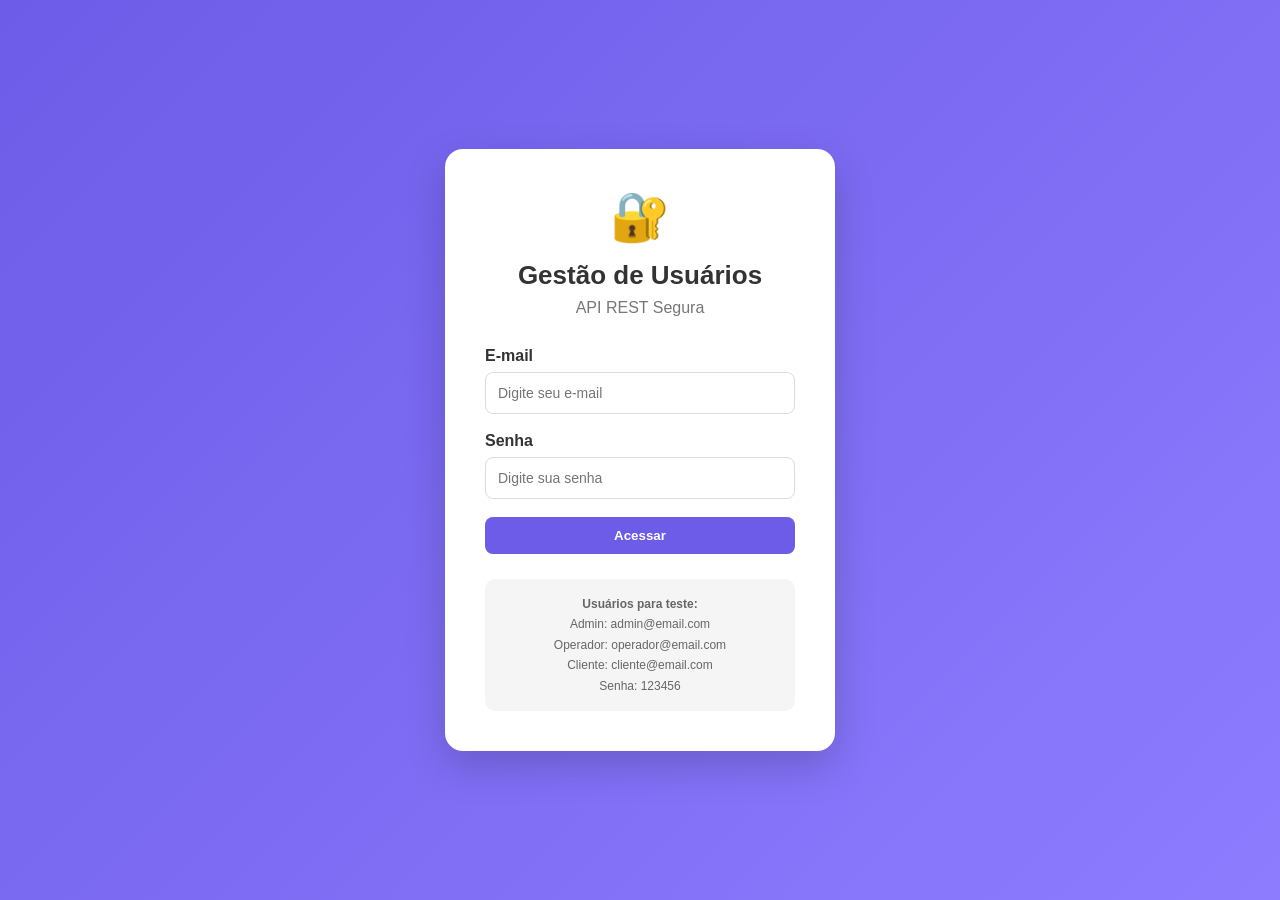
<file: front-end/index.html>
<!DOCTYPE html>
<html lang="pt-BR">

<head>
    <meta charset="UTF-8">
    <meta name="viewport" content="width=device-width, initial-scale=1.0">

    <title>Gestão de Usuários - Login</title>

    <link rel="stylesheet" href="css/style.css">
</head>

<body class="login-body">

<div class="login-container">

    <div class="login-card">

        <div class="logo">
            🔐
        </div>

        <h1>Gestão de Usuários</h1>

        <p class="subtitle">
            API REST Segura
        </p>

        <form id="loginForm">

            <div class="form-group">

                <label for="email">
                    E-mail
                </label>

                <input
                        type="email"
                        id="email"
                        placeholder="Digite seu e-mail"
                        required
                >

            </div>

            <div class="form-group">

                <label for="senha">
                    Senha
                </label>

                <input
                        type="password"
                        id="senha"
                        placeholder="Digite sua senha"
                        required
                >

            </div>

            <button
                    type="submit"
                    class="btn btn-primary btn-full"
            >
                Acessar
            </button>

        </form>

        <div id="mensagem"></div>

        <div class="login-info">

            <p><strong>Usuários para teste:</strong></p>

            <p>Admin: admin@email.com</p>
            <p>Operador: operador@email.com</p>
            <p>Cliente: cliente@email.com</p>

            <p>Senha: 123456</p>

        </div>

    </div>

</div>

<script src="js/login.js"></script>

</body>

</html>
</file>
<file: front-end/css/style.css>
* {
    margin: 0;
    padding: 0;
    box-sizing: border-box;
}


body {
    font-family: Arial, Helvetica, sans-serif;
    background: #f4f5f9;
    color: #333;
}


/* ==============================
   LOGIN
============================== */

.login-body {
    min-height: 100vh;

    display: flex;

    justify-content: center;

    align-items: center;

    background:
            linear-gradient(
                    135deg,
                    #6c5ce7,
                    #8e7cff
            );
}


.login-container {
    width: 100%;
    max-width: 430px;
    padding: 20px;
}


.login-card {
    background: white;

    border-radius: 18px;

    padding: 40px;

    box-shadow:
            0 15px 40px
            rgba(0, 0, 0, 0.18);

    text-align: center;
}


.logo {
    font-size: 48px;
    margin-bottom: 15px;
}


.login-card h1 {
    font-size: 26px;
    margin-bottom: 8px;
}


.subtitle {
    color: #777;
    margin-bottom: 30px;
}


/* ==============================
   FORM
============================== */

.form-group {
    text-align: left;
    margin-bottom: 18px;
}


.form-group label {
    display: block;

    font-weight: bold;

    margin-bottom: 7px;
}


.form-group input,
.form-group select {

    width: 100%;

    padding: 12px;

    border: 1px solid #ddd;

    border-radius: 8px;

    font-size: 14px;

    outline: none;

    transition: 0.2s;

}


.form-group input:focus,
.form-group select:focus {

    border-color: #6c5ce7;

    box-shadow:
            0 0 0 3px
            rgba(108, 92, 231, 0.12);

}


/* ==============================
   BUTTONS
============================== */

.btn {

    border: none;

    padding: 11px 18px;

    border-radius: 8px;

    cursor: pointer;

    font-weight: bold;

    transition: 0.2s;

}


.btn:hover {
    transform: translateY(-1px);
}


.btn-primary {

    background: #6c5ce7;

    color: white;

}


.btn-primary:hover {

    background: #5949d6;

}


.btn-danger {

    background: #e74c3c;

    color: white;

}


.btn-secondary {

    background: #ddd;

    color: #333;

}


.btn-full {
    width: 100%;
}


/* ==============================
   LOGIN INFO
============================== */

.login-info {

    margin-top: 25px;

    padding: 15px;

    background: #f5f5f5;

    border-radius: 10px;

    font-size: 12px;

    color: #666;

    line-height: 1.7;

}


/* ==============================
   HEADER
============================== */

.header {

    background: white;

    padding: 20px 5%;

    display: flex;

    align-items: center;

    justify-content: space-between;

    box-shadow:
            0 2px 8px
            rgba(0, 0, 0, 0.08);

}


.header h1 {

    font-size: 24px;

    margin-bottom: 5px;

}


.header span {

    font-size: 13px;

    color: #6c5ce7;

    font-weight: bold;

}


/* ==============================
   CONTAINER
============================== */

.container {

    width: 90%;

    max-width: 1200px;

    margin: 35px auto;

}


/* ==============================
   CARDS
============================== */

.cards {

    display: grid;

    grid-template-columns:
        repeat(4, 1fr);

    gap: 20px;

    margin-bottom: 30px;

}


.card {

    background: white;

    padding: 25px;

    border-radius: 12px;

    display: flex;

    align-items: center;

    gap: 18px;

    box-shadow:
            0 3px 12px
            rgba(0, 0, 0, 0.06);

}


.card-icon {

    font-size: 32px;

}


.card h3 {

    font-size: 13px;

    color: #777;

    margin-bottom: 5px;

}


.card strong {

    font-size: 26px;

}


/* ==============================
   PANEL
============================== */

.panel {

    background: white;

    border-radius: 12px;

    padding: 25px;

    box-shadow:
            0 3px 12px
            rgba(0, 0, 0, 0.06);

}


.panel-header {

    display: flex;

    justify-content: space-between;

    align-items: center;

    margin-bottom: 25px;

}


.panel-header h2 {

    margin-bottom: 5px;

}


.panel-header p {

    color: #777;

    font-size: 14px;

}


/* ==============================
   TABLE
============================== */

.table-container {

    overflow-x: auto;

}


table {

    width: 100%;

    border-collapse: collapse;

}


th {

    text-align: left;

    background: #f7f7fa;

    padding: 14px;

    font-size: 13px;

}


td {

    padding: 14px;

    border-bottom:
            1px solid #eee;

    font-size: 14px;

}


tr:hover {

    background: #fafafa;

}


/* ==============================
   BADGES
============================== */

.badge {

    padding: 5px 10px;

    border-radius: 20px;

    font-size: 11px;

    font-weight: bold;

}


.badge.admin {

    background: #eee8ff;

    color: #5d45d8;

}


.badge.operador {

    background: #e8f4ff;

    color: #2878b8;

}


.badge.cliente {

    background: #e8f8ed;

    color: #23844a;

}


/* ==============================
   SMALL BUTTONS
============================== */

.btn-small {

    border: none;

    padding: 7px 10px;

    border-radius: 6px;

    cursor: pointer;

    font-size: 12px;

    margin-right: 5px;

}


.btn-edit {

    background: #e8e4ff;

    color: #5949d6;

}


.btn-delete {

    background: #ffe5e2;

    color: #d63829;

}


/* ==============================
   MODAL
============================== */

.modal {

    position: fixed;

    inset: 0;

    background:
            rgba(0, 0, 0, 0.45);

    display: flex;

    align-items: center;

    justify-content: center;

    padding: 20px;

}


.modal-content {

    background: white;

    width: 100%;

    max-width: 500px;

    border-radius: 14px;

    padding: 25px;

}


.modal-header {

    display: flex;

    justify-content: space-between;

    align-items: center;

    margin-bottom: 25px;

}


.close {

    border: none;

    background: none;

    font-size: 30px;

    cursor: pointer;

    color: #777;

}


.modal-actions {

    display: flex;

    justify-content: flex-end;

    gap: 10px;

    margin-top: 25px;

}


/* ==============================
   CLIENTE
============================== */

.profile-card {

    max-width: 500px;

    margin: 20px auto;

    text-align: center;

    padding: 35px;

    background: #f8f8fb;

    border-radius: 15px;

}


.profile-icon {

    font-size: 60px;

    margin-bottom: 15px;

}


.profile-card h2 {

    margin-bottom: 20px;

}


.profile-card p {

    margin: 12px;

    color: #555;

}


/* ==============================
   MESSAGES
============================== */

.message {

    padding: 13px;

    border-radius: 8px;

    margin-bottom: 20px;

    font-size: 14px;

}


.message.success {

    background: #e8f8ed;

    color: #23844a;

}


.message.error {

    background: #ffe5e2;

    color: #c0392b;

}


/* ==============================
   UTILITIES
============================== */

.hidden {

    display: none !important;

}


/* ==============================
   RESPONSIVE
============================== */

@media (max-width: 900px) {

    .cards {

        grid-template-columns:
            repeat(2, 1fr);

    }

}


@media (max-width: 600px) {

    .cards {

        grid-template-columns: 1fr;

    }


    .panel-header {

        flex-direction: column;

        align-items: flex-start;

        gap: 15px;

    }


    .header {

        padding: 15px;

    }


    .container {

        width: 95%;

    }

}
</file>
